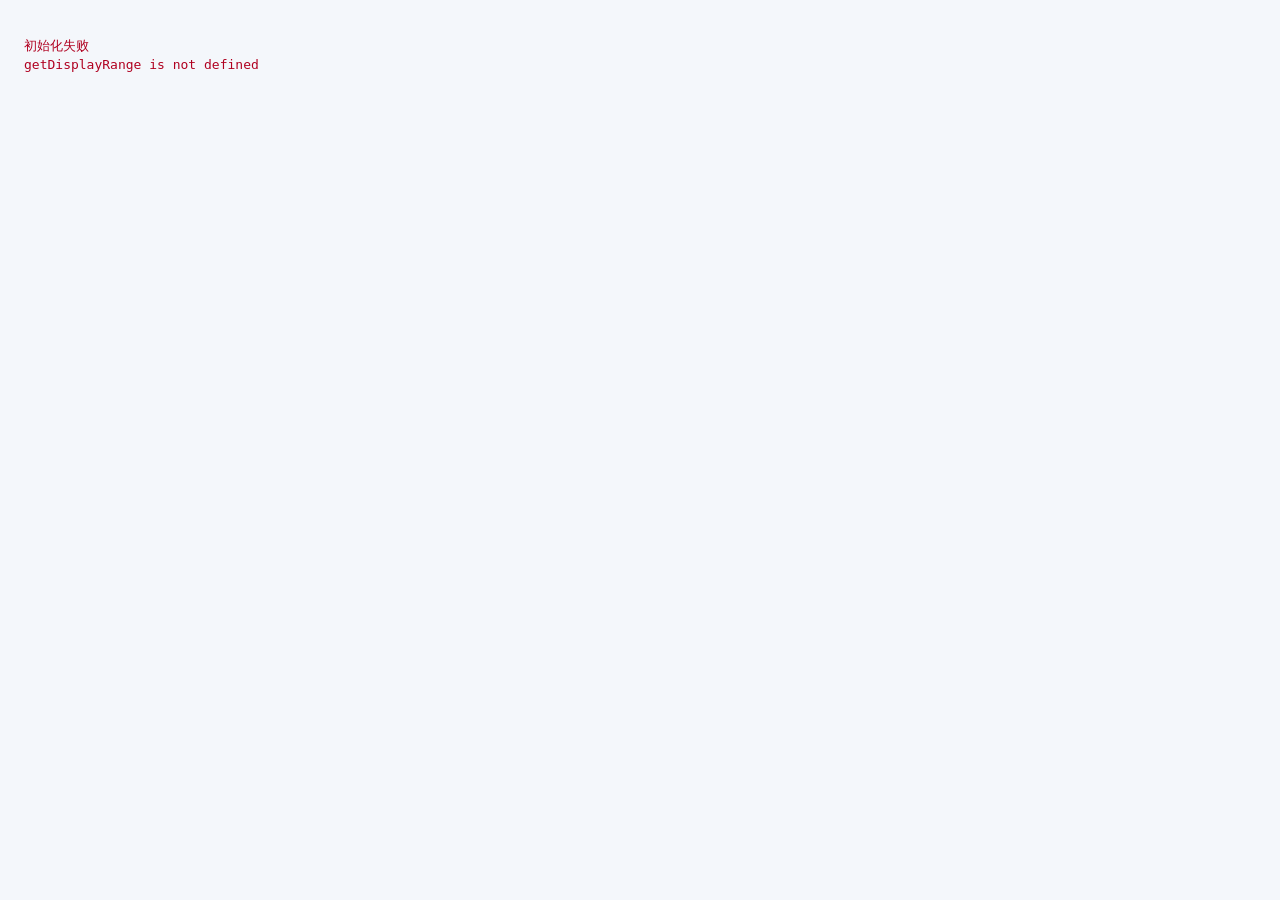
<file: index.html>
<!doctype html>
<html lang="zh-CN">
<head>
  <meta charset="utf-8" />
  <meta name="viewport" content="width=device-width, initial-scale=1" />
  <title>难度曲线动态计算器</title>
  <link rel="stylesheet" href="./styles.css?v=20260701-06" />
</head>
<body>
  <div class="app-shell">
    <aside class="sidebar">
      <div id="protocolWarning" class="panel warning" hidden>
        <strong>当前是直接打开本地文件。</strong>
        <p>请改用本地服务地址打开，例如 <code>http://127.0.0.1:8765/product/app/index.html</code>，否则图表和动态结果可能不会加载。</p>
      </div>

      <div class="panel sticky">
        <p class="eyebrow">Difficulty Curve Lab</p>
        <h1>难度曲线动态计算器</h1>
        <div class="field-group compact">
          <label for="dataSource">数据源</label>
          <select id="dataSource">
            <option value="default">SH01</option>
            <option value="reference">PopH5</option>
          </select>
        </div>

        <div class="toolbar">
          <button id="resetBtn" class="secondary">恢复原版数据</button>
          <button id="exportBtn" class="secondary">导出当前配置</button>
          <button id="saveBtn" type="button">保存当前配置</button>
        </div>
      </div>

      <section class="panel">
        <h2>基础增长值计算方式</h2>
        <div class="formula-split">
          <label class="formula-part formula-numerator">
            <span>基础增长公式（x代表关卡id）</span>
            <input id="growthFormulaNumerator" type="text" spellcheck="false" autocomplete="off" placeholder="例如 ((1.08 * ln(x + 78)) - 3.8)" />
          </label>
          <div class="formula-divider" aria-hidden="true">/</div>
          <label class="formula-part formula-denominator">
            <span>50关均值</span>
            <input id="growthFormulaDenominator" type="text" inputmode="decimal" autocomplete="off" spellcheck="false" maxlength="3" />
          </label>
        </div>
        <div class="grid two">
          <label class="growth-cap-field" for="growthCap">
            <span>基础增长封顶</span>
            <input id="growthCap" type="number" min="0" step="0.1" />
            <span class="field-note">不填则无上限</span>
          </label>
        </div>
      </section>

      <section class="panel">
        <h2>难度口径</h2>
        <div class="grid two">
          <label class="growth-cap-field">
            <span>页面展示口径</span>
            <select id="difficultyPresentationMode">
              <option value="bare">裸打难度</option>
              <option value="noItem">无道具难度</option>
              <option value="comprehensive">综合难度</option>
            </select>
          </label>
          <label class="growth-cap-field">
            <span>无道具系数 a</span>
            <input id="noItemCoeff" type="number" min="0.01" step="0.01" placeholder="1.00" />
            <span class="field-note">裸打-1~a......</span>
          </label>
          <label class="growth-cap-field">
            <span>综合系数 b</span>
            <input id="comprehensiveCoeff" type="number" min="0.01" step="0.01" placeholder="1.00" />
            <span class="field-note">打-1~b......</span>
          </label>
        </div>
      </section>

      <section class="panel">
        <h2>50关小循环难度</h2>
        <div class="grid two cycle-summary">
          <div class="readonly-metric">
            <span>50关难度均值</span>
            <strong id="cycleAverageValue">-</strong>
          </div>
        </div>
        <div class="section-head mini-head">
          <h2>逐关难度</h2>
        </div>
        <div class="cycle-grid" id="cycleValues"></div>
      </section>

      <section class="panel">
        <h2>特殊关</h2>
        <div class="grid two">
          <label>引导关难度<input id="guideDifficulty" type="number" min="0.5" max="5" step="0.1" /></label>
          <label>金币关难度<input id="coinDifficulty" type="number" min="0.5" max="5" step="0.1" /></label>
          <label>尾号关封顶<input id="tailCapMax" type="number" min="0.5" max="10" step="0.1" /></label>
          <label>尾号窗口<input id="tailCapWindow" type="number" min="1" max="50" step="1" /></label>
        </div>
        <label class="switch"><input id="tailCapEnabled" type="checkbox" />启用尾号关封顶</label>
        <div class="grid two">
          <label class="switch"><input id="streakEnabled" type="checkbox" />启用连胜额外系数(暂时没用)</label>
          <label>连胜额外系数<input id="streakExtraDefault" type="number" min="0.1" step="0.05" /></label>
        </div>
        <label>引导关列表<textarea id="guideLevels" rows="3"></textarea></label>
        <label>金币关列表<textarea id="coinLevels" rows="2"></textarea></label>
      </section>

      <section class="panel">
        <h2>Buff 模型</h2>
        <label>&#24320;&#21551;&#36830;&#32988;buff&#31561;&#32423;<input id="buffStartLevel" type="number" min="1" step="1" value="31" /></label>
        <div class="buff-grid" id="buffGrid"></div>
      </section>

      <section class="panel rounding-panel">
        <h2>难度取整规则</h2>
        <ol class="rule-notes">
          <li>难度计算结果小于 1 时，按 1 处理。</li>
          <li>最终难度统一只保留到小数点后 1 位。</li>
          <li>特别取整规则：</li>
        </ol>
        <div class="rounding-grid">
          <label>难度小于 x，难度不变<input id="halfStepThreshold" type="number" step="0.1" /></label>
          <label>难度大于 y，难度取整<input id="integerThreshold" type="number" step="0.1" /></label>
          <label class="static-rule">难度介于 x 与 y 之间，难度取整或 0.5</label>
        </div>
      </section>
    </aside>

    <main class="content">
      <section class="panel algorithm-note">
        <div class="section-head">
          <h2>算法说明</h2>
        </div>
        <ol>
          <li>左侧先填基础增长公式。系统会把关卡号代入 x，算出每一关的基础难度。</li>
          <li>再看“50关小循环难度”。每一关会乘上对应的周期值，让难度出现节奏起伏。</li>
          <li>接着套用特殊关规则，例如引导关、金币关、尾号关封顶和前 50 关人工微调。</li>
          <li>最后按取整规则处理，得到右侧曲线和详细数据表里的“最终难度”。</li>
        </ol>
        <p class="muted formula-line">简单理解：基础增长先定大趋势，周期值制造波动，特殊关规则做局部修正，取整后就是最终输出。</p>
      </section>

      <section class="hero">
        <div>
          <p class="eyebrow">当前方案概览</p>
          <h2 id="projectTitle">项目调试面板</h2>
        </div>
        <div class="hero-stats" id="heroStats"></div>
      </section>

      <section id="runtimeWarning" class="panel warning" hidden>
        <strong>当前结果没有算出来。</strong>
        <p id="runtimeWarningText"></p>
      </section>

      <section class="panel">
        <div class="section-head">
          <h2>曲线总览</h2>
          <div class="legend" id="curveLegend">
            <label class="legend-toggle"><input id="showGrowth" type="checkbox" checked /><span class="swatch growth"></span><span>基础增长</span></label>
            <label class="legend-toggle"><input id="showFinal" type="checkbox" checked /><span class="swatch final"></span><span>最终输出</span></label>
          </div>
        </div>
        <p class="muted section-help">基础增长：只调用左侧“基础增长公式（x代表关卡id）”的底盘走势；最终输出：再经过特殊关、前 50 关手调和取整规则后的最终难度，对应 Excel 的最终曲线结果。</p>
        <div class="chart-wrap">
          <canvas id="curveCanvas" width="1200" height="420"></canvas>
        </div>
      </section>
      <section class="panel detail-panel">
        <div class="section-head detail-head">
          <div class="detail-copy">
            <h2>详细数据</h2>
            <p class="muted section-help detail-help">
              <span>基础增长：只调用“基础增长公式（x代表关卡id）”算出的难度；周期修正：叠加周期后的难度。</span>
              <span>特殊关修正：再经过引导关、金币关等规则修正后的难度；最终难度：按取整规则得到的最终结果。</span>
              <span>近10关 / 近20关 / 近50关 / 近100关：从当前关往前看的滚动平均难度。</span>
            </p>
          </div>
          <div class="range-tools">
            <label>开始关
              <input id="focusStart" type="number" min="1" step="1" />
            </label>
            <label>结束关
              <input id="focusEnd" type="number" min="1" step="1" />
            </label>
            <button id="exportFocusBtn" type="button" class="secondary">导出数据</button>
          </div>
        </div>
        <div class="table-wrap">
          <table>
            <thead>
              <tr>
                <th>关卡</th>
                <th>基础增长</th>
                <th>周期修正</th>
                <th>特殊关修正</th>
                <th>最终难度</th>
                <th>近10关</th>
                <th>近20关</th>
                <th>近50关</th>
                <th>近100关</th>
                <th>&#39318;&#36755;0buff&#29575;</th>
                <th>&#39318;&#38383;1&#32423;buff&#29575;</th>
                <th>&#39318;&#38383;2&#32423;buff&#29575;</th>
                <th>&#39318;&#38383;3&#32423;buff&#29575;</th>
                <th>&#39318;&#38383;4&#32423;buff&#29575;</th>
                <th>&#39318;&#38383;5&#32423;buff&#29575;</th>
              </tr>
            </thead>
            <tbody id="focusTable"></tbody>
          </table>
        </div>
      </section>


      <section class="panel">
        <div class="section-head">
          <h2>趋势-近x关均难度</h2>
          <div class="legend compact-legend" id="trendLegend">
            <label class="legend-toggle"><input id="showTrendGrowth" type="checkbox" checked /><span class="swatch growth"></span><span>基础增长曲线</span></label>
            <label class="legend-toggle"><input id="showAvg10" type="checkbox" checked /><span class="swatch avg10"></span><span>近10关</span></label>
            <label class="legend-toggle"><input id="showAvg20" type="checkbox" checked /><span class="swatch avg20"></span><span>近20关</span></label>
            <label class="legend-toggle"><input id="showAvg50" type="checkbox" checked /><span class="swatch avg50"></span><span>近50关</span></label>
            <label class="legend-toggle"><input id="showAvg100" type="checkbox" checked /><span class="swatch avg100"></span><span>近100关</span></label>
          </div>
        </div>
        <p class="muted section-help">这里看的是当前所选区间内，滚动平均难度的变化趋势。它更适合判断一段内容是不是整体偏抬、偏压，或者中间有突然跳变。</p>
        <div class="chart-wrap">
          <canvas id="trendCanvas" width="1200" height="320"></canvas>
        </div>
      </section>


      <section class="panel">
        <div class="section-head">
          <h2>&#29702;&#35770;&#39318;&#38383;buff&#29575;</h2>
          <div class="legend compact-legend buff-legend" id="buffDistributionLegend">
                        <label class="legend-toggle"><input id="showBuff1" type="checkbox" checked /><span class="swatch buff1"></span><span>&#39318;&#38383;1&#32423;buff&#29575;</span></label>
            <label class="legend-toggle"><input id="showBuff2" type="checkbox" checked /><span class="swatch buff2"></span><span>&#39318;&#38383;2&#32423;buff&#29575;</span></label>
            <label class="legend-toggle"><input id="showBuff3" type="checkbox" checked /><span class="swatch buff3"></span><span>&#39318;&#38383;3&#32423;buff&#29575;</span></label>
            <label class="legend-toggle"><input id="showBuff4" type="checkbox" checked /><span class="swatch buff4"></span><span>&#39318;&#38383;4&#32423;buff&#29575;</span></label>
            <label class="legend-toggle"><input id="showBuff5" type="checkbox" checked /><span class="swatch buff5"></span><span>&#39318;&#38383;5&#32423;buff&#29575;</span></label>
          </div>
        </div>
                <p class="muted section-help">&#36825;&#37324;&#25353;&#8220;&#29702;&#35770;&#36830;&#32988;buff&#20998;&#24067;&#35745;&#31639;&#8221;&#30340;&#36882;&#25512;&#26041;&#24335;&#65292;&#23637;&#31034;&#24403;&#21069;&#35814;&#32454;&#25968;&#25454;&#20851;&#21345;&#27573;&#20869;&#39318;&#38383; 1~5 &#32423; buff &#30340;&#20154;&#25968;&#21344;&#27604;&#65292;&#20116;&#26723;&#30456;&#21152;&#20026; 100%&#12290;</p>
        <div class="chart-wrap">
          <canvas id="buffDistributionCanvas" width="1200" height="360"></canvas>
        </div>
      </section>


      <section class="panel">
        <div class="section-head">
          <h2>趋势-近x关首闯满5级buff期望次数</h2>
          <div class="legend compact-legend" id="buffExpectationLegend">
            <label class="legend-toggle"><input id="showBuffExpected10" type="checkbox" checked /><span class="swatch avg10"></span><span>近10关</span></label>
            <label class="legend-toggle"><input id="showBuffExpected20" type="checkbox" checked /><span class="swatch avg20"></span><span>近20关</span></label>
            <label class="legend-toggle"><input id="showBuffExpected50" type="checkbox" checked /><span class="swatch avg50"></span><span>近50关</span></label>
            <label class="legend-toggle"><input id="showBuffExpected100" type="checkbox" checked /><span class="swatch avg100"></span><span>近100关</span></label>
          </div>
        </div>
        <p class="muted section-help">这里把每关的首闯5级buff率按当前关向前滚动求和，表示该关及其前x关里，进关时带5级buff的数学期望次数。</p>
        <div class="chart-wrap">
          <canvas id="buffExpectationCanvas" width="1200" height="320"></canvas>
        </div>
      </section>


      <section class="panel">
        <div class="section-head">
          <h2>前 50 关人工微调</h2>
          <p class="muted manual-tune-note">这里保留参考模型的前期手调习惯，适合按项目体感局部压或抬。</p>
        </div>
        <div class="override-scroll compact-table">
          <div class="override-grid-head">
            <span>关卡</span>
            <span>关卡难度</span>
            <span>关卡</span>
            <span>关卡难度</span>
          </div>
          <div class="override-grid" id="overrideTable"></div>
        </div>
      </section>
    </main>
  </div>

  <script src="./app.js?v=20260702-09"></script>
</body>
</html>
</file>
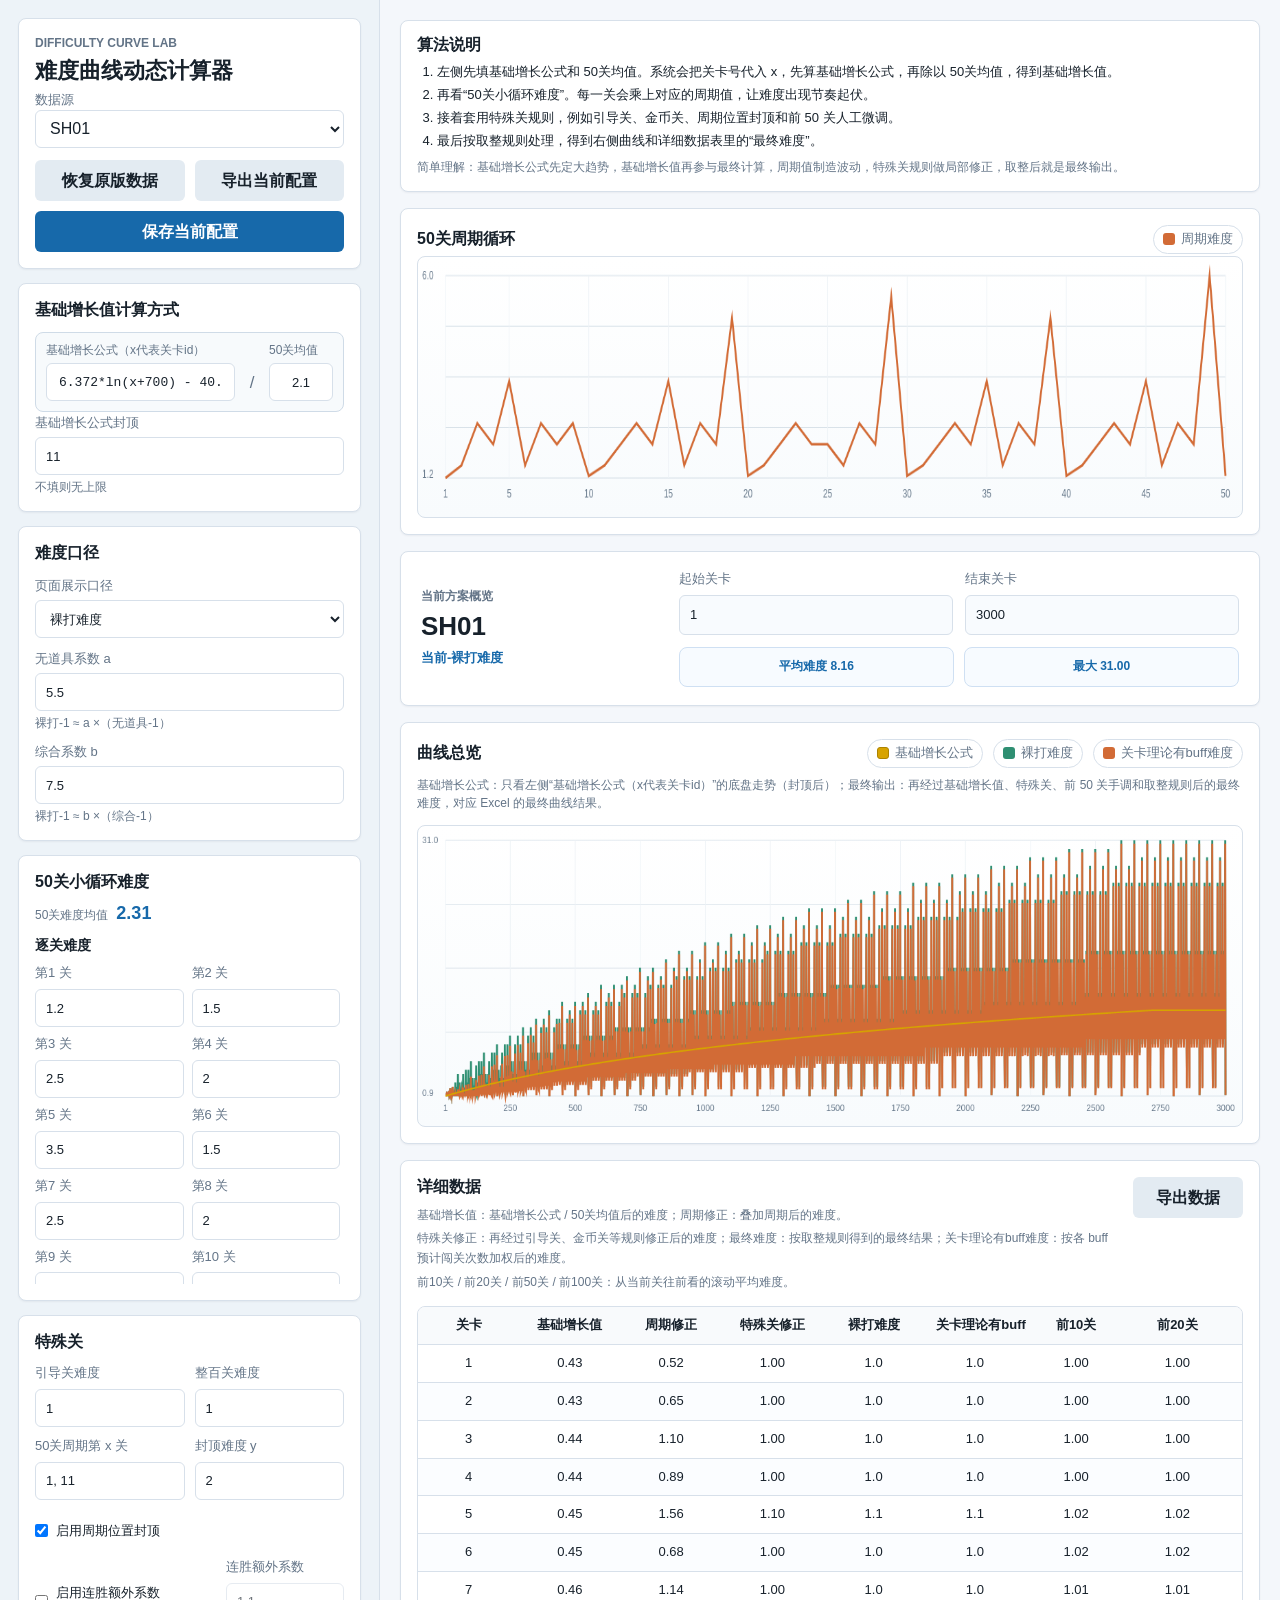
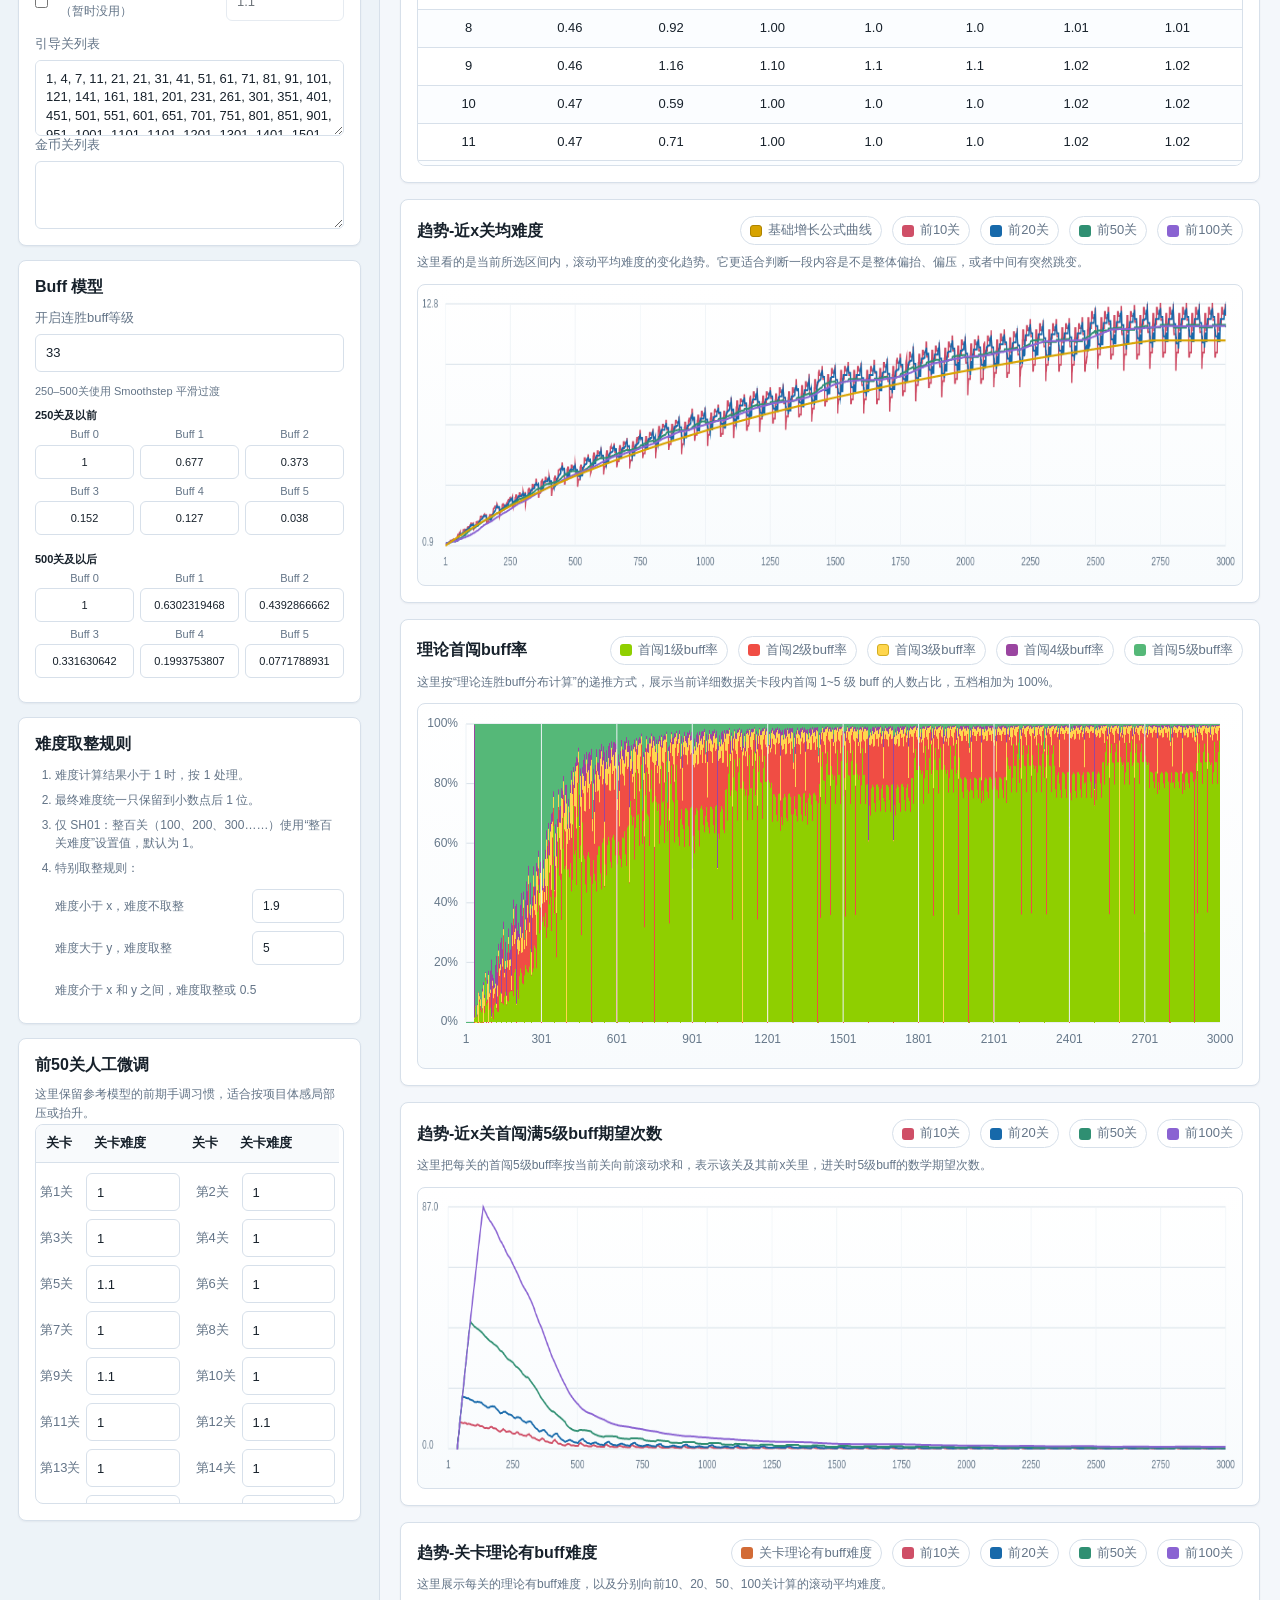
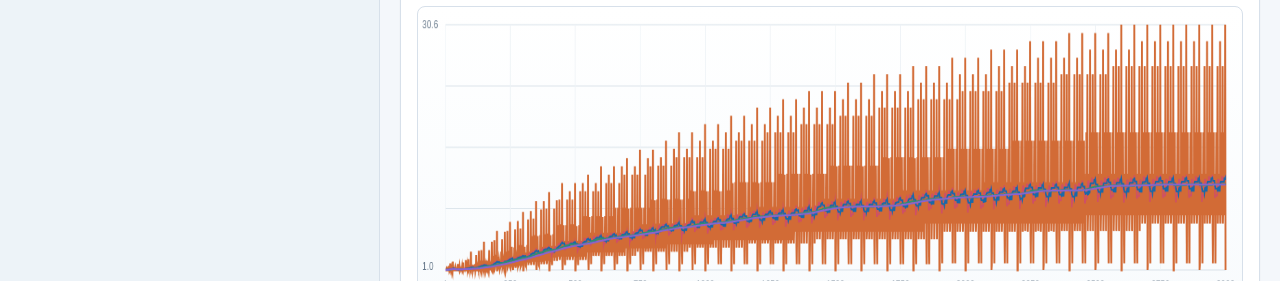
<file: product/app/index.html>
<!doctype html>
<html lang="zh-CN">
<head>
  <meta charset="utf-8" />
  <meta name="viewport" content="width=device-width, initial-scale=1" />
  <title>难度曲线动态计算器</title>
  <link rel="stylesheet" href="./styles.css?v=20260724-01" />
</head>
<body>
  <div class="app-shell">
    <aside class="sidebar">
      <div id="protocolWarning" class="panel warning" hidden>
        <strong>当前是直接打开本地文件</strong>
        <p>请改用本地服务地址打开，例如 <code>http://127.0.0.1:8765/product/app/index.html</code>，否则图表和动态结果可能不会加载。</p>
      </div>

      <div class="panel sticky">
        <p class="eyebrow">Difficulty Curve Lab</p>
        <h1>难度曲线动态计算器</h1>
        <div class="field-group compact">
          <label for="dataSource">数据源</label>
          <select id="dataSource">
            <option value="default">SH01</option>
            <option value="reference">PopH5</option>
          </select>
        </div>

        <div class="toolbar">
          <button id="resetBtn" class="secondary">恢复原版数据</button>
          <button id="exportBtn" class="secondary">导出当前配置</button>
          <button id="saveBtn" type="button">保存当前配置</button>
        </div>
      </div>

      <section class="panel">
        <h2>基础增长值计算方式</h2>
        <div class="formula-split">
          <label class="formula-part formula-numerator">
            <span>基础增长公式（x代表关卡id）</span>
            <input id="growthFormulaNumerator" type="text" spellcheck="false" autocomplete="off" placeholder="例如 ((1.08 * ln(x + 78)) - 3.8)" />
          </label>
          <div class="formula-divider" aria-hidden="true">/</div>
          <label class="formula-part formula-denominator">
            <span>50关均值</span>
            <input id="growthFormulaDenominator" type="text" inputmode="decimal" autocomplete="off" spellcheck="false" maxlength="3" />
          </label>
        </div>
        <div class="grid two">
          <label class="growth-cap-field" for="growthCap">
            <span>基础增长公式封顶</span>
            <input id="growthCap" type="number" min="0" step="0.1" />
            <span class="field-note">不填则无上限</span>
          </label>
        </div>
      </section>

      <section class="panel">
        <h2>难度口径</h2>
        <div class="grid two">
          <label class="growth-cap-field">
            <span>页面展示口径</span>
            <select id="difficultyPresentationMode">
              <option value="bare">裸打难度</option>
              <option value="noItem">无道具难度</option>
              <option value="comprehensive">综合难度</option>
            </select>
            
          </label>
          <label class="growth-cap-field">无道具系数 a<input id="noItemCoeff" type="number" min="0.01" step="0.01" placeholder="1.00" /><span class="field-note">裸打-1 ≈ a ×（无道具-1）</span></label>
          <label class="growth-cap-field">综合系数 b<input id="comprehensiveCoeff" type="number" min="0.01" step="0.01" placeholder="1.00" /><span class="field-note">裸打-1 ≈ b ×（综合-1）</span></label>
        </div>
        
      </section>

      <section class="panel">
        <h2>50关小循环难度</h2>
        <div class="grid two cycle-summary">
          
          <div class="readonly-metric">
            <span>50关难度均值</span>
            <strong id="cycleAverageValue">-</strong>
          </div>
        </div>
        <div class="section-head mini-head">
          <h2>逐关难度</h2>
        </div>
        <div class="cycle-grid" id="cycleValues"></div>
      </section>

      <section class="panel">
        <h2>特殊关</h2>
        <div class="grid two">
          <label>引导关难度<input id="guideDifficulty" type="number" min="0.5" max="5" step="0.1" /></label>
          <label><span id="coinDifficultyLabelText">金币关难度</span><input id="coinDifficulty" type="number" min="0.5" max="5" step="0.1" /></label>
          <label>50关周期第 x 关<input id="tailCapPositions" type="text" inputmode="numeric" placeholder="1, 11" /></label>
          <label>封顶难度 y<input id="tailCapMax" type="number" min="0.5" max="10" step="0.1" /></label>
        </div>
        <div class="special-rule-list">
          <label class="switch special-rule-toggle"><input id="tailCapEnabled" type="checkbox" /><span>启用周期位置封顶</span></label>
          <div class="special-rule-row">
            <label class="switch special-rule-toggle"><input id="streakEnabled" type="checkbox" /><span>启用连胜额外系数<span class="switch-note">（暂时没用）</span></span></label>
            <label class="special-rule-input">连胜额外系数<input id="streakExtraDefault" type="number" min="0.1" step="0.05" /></label>
          </div>
        </div>
        <label>引导关列表<textarea id="guideLevels" rows="3"></textarea></label>
        <label>金币关列表<textarea id="coinLevels" rows="2"></textarea></label>
      </section>
      <section class="panel">
        <h2>Buff 模型</h2>
        <label>&#24320;&#21551;&#36830;&#32988;buff&#31561;&#32423;<input id="buffStartLevel" type="number" min="1" step="1" value="31" /></label>
        <div class="buff-matrix" id="buffGrid"></div>
      </section>

      <section class="panel rounding-panel">
        <h2>难度取整规则</h2>
        <ol class="rule-notes">
          <li>难度计算结果小于 1 时，按 1 处理。</li>
          <li>最终难度统一只保留到小数点后 1 位。</li>
          <li>仅 SH01：整百关（100、200、300……）使用“整百关难度”设置值，默认为 1。</li>
          <li>特别取整规则：</li>
        </ol>
        <div class="rounding-grid">
          <label>难度小于 x，难度不取整<input id="halfStepThreshold" type="number" step="0.1" /></label>
          <label>难度大于 y，难度取整<input id="integerThreshold" type="number" step="0.1" /></label>
          <label class="static-rule">难度介于 x 和 y 之间，难度取整或 0.5</label>
        </div>
      </section>

      <section class="panel">
        <div class="section-head">
          <h2>前50关人工微调</h2>
          <p class="muted manual-tune-note">这里保留参考模型的前期手调习惯，适合按项目体感局部压或抬升。</p>
        </div>
        <div class="override-scroll compact-table">
          <div class="override-grid-head">
            <span>关卡</span>
            <span>关卡难度</span>
            <span>关卡</span>
            <span>关卡难度</span>
          </div>
          <div class="override-grid" id="overrideTable"></div>
        </div>
      </section>
    </aside>

    <main class="content">
      <section class="panel algorithm-note">
        <div class="section-head">
          <h2>算法说明</h2>
        </div>
        <ol>
          <li>左侧先填基础增长公式和 50关均值。系统会把关卡号代入 x，先算基础增长公式，再除以 50关均值，得到基础增长值。</li>
          <li>再看“50关小循环难度”。每一关会乘上对应的周期值，让难度出现节奏起伏。</li>
          <li>接着套用特殊关规则，例如引导关、金币关、周期位置封顶和前 50 关人工微调。</li>
          <li>最后按取整规则处理，得到右侧曲线和详细数据表里的“最终难度”。</li>
        </ol>
        <p class="muted formula-line">简单理解：基础增长公式先定大趋势，基础增长值再参与最终计算，周期值制造波动，特殊关规则做局部修正，取整后就是最终输出。</p>
      </section>

      <section class="panel">
        <div class="section-head">
          <h2>50关周期循环</h2>
          <div class="legend compact-legend">
            <label class="legend-toggle"><input id="showCycleLine" type="checkbox" checked /><span class="swatch cycle"></span><span>周期难度</span></label>
          </div>
        </div>
        <div class="chart-wrap cycle-chart-wrap">
          <canvas id="cycleCanvas" width="1200" height="280"></canvas>
        </div>
      </section>

      <section class="hero">
        <div class="hero-title">
          <p class="eyebrow">当前方案概览</p>
          <h2 id="projectTitle">项目调试面板</h2>
          <p class="hero-mode" id="heroMode">当前-裸打难度</p>
        </div>
        <div class="hero-side">
          <div class="range-tools hero-range">
            <label>起始关卡
              <input id="focusStart" type="number" min="1" step="1" />
            </label>
            <label>结束关卡
              <input id="focusEnd" type="number" min="1" step="1" />
            </label>
          </div>
          <div class="hero-stats" id="heroStats"></div>
        </div>
      </section>

      <section id="runtimeWarning" class="panel warning" hidden>
        <strong>当前结果没有算出来。</strong>
        <p id="runtimeWarningText"></p>
      </section>

      <section class="panel">
        <div class="section-head">
          <h2>曲线总览</h2>
          <div class="legend" id="curveLegend">
            <label class="legend-toggle"><input id="showGrowth" type="checkbox" checked /><span class="swatch growth"></span><span>基础增长公式</span></label>
            <label class="legend-toggle"><input id="showFinal" type="checkbox" checked /><span class="swatch final"></span><span id="finalDifficultyLegendText">最终难度</span></label>
            <label class="legend-toggle"><input id="showTheoreticalBuff" type="checkbox" checked /><span class="swatch theoretical-buff"></span><span>关卡理论有buff难度</span></label>
          </div>
        </div>
        <p class="muted section-help">基础增长公式：只看左侧“基础增长公式（x代表关卡id）”的底盘走势（封顶后）；最终输出：再经过基础增长值、特殊关、前 50 关手调和取整规则后的最终难度，对应 Excel 的最终曲线结果。</p>
        <div class="chart-wrap">
          <canvas id="curveCanvas" width="1200" height="420"></canvas>
        </div>
      </section>
      <section class="panel detail-panel">
        <div class="section-head detail-head">
          <div class="detail-copy">
            <h2>详细数据</h2>
            <p class="muted section-help detail-help">
              <span>基础增长值：基础增长公式 / 50关均值后的难度；周期修正：叠加周期后的难度。</span>
              <span>特殊关修正：再经过引导关、金币关等规则修正后的难度；最终难度：按取整规则得到的最终结果；关卡理论有buff难度：按各 buff 预计闯关次数加权后的难度。</span>
              <span>前10关 / 前20关 / 前50关 / 前100关：从当前关往前看的滚动平均难度。</span>
            </p>
          </div>
          <div class="range-tools">
            <button id="exportFocusBtn" type="button" class="secondary">导出数据</button>
          </div>
        </div>
        <div class="table-wrap">
          <table>
            <thead>
              <tr>
                <th>关卡</th>
                <th>基础增长值</th>
                <th>周期修正</th>
                <th>特殊关修正</th>
                <th id="finalDifficultyHeader">最终难度</th>
                <th>关卡理论有buff难度</th>
                <th>前10关</th>
                <th>前20关</th>
                <th>前50关</th>
                <th>前100关</th>
                <th>&#39318;&#36755;0buff&#29575;</th>
                <th>&#39318;&#38383;1&#32423;buff&#29575;</th>
                <th>&#39318;&#38383;2&#32423;buff&#29575;</th>
                <th>&#39318;&#38383;3&#32423;buff&#29575;</th>
                <th>&#39318;&#38383;4&#32423;buff&#29575;</th>
                <th>&#39318;&#38383;5&#32423;buff&#29575;</th>
              </tr>
            </thead>
            <tbody id="focusTable"></tbody>
          </table>
        </div>
      </section>


      <section class="panel">
        <div class="section-head">
          <h2>趋势-近x关均难度</h2>
          <div class="legend compact-legend" id="trendLegend">
            <label class="legend-toggle"><input id="showTrendGrowth" type="checkbox" checked /><span class="swatch growth"></span><span>基础增长公式曲线</span></label>
            <label class="legend-toggle"><input id="showAvg10" type="checkbox" checked /><span class="swatch avg10"></span><span>前10关</span></label>
            <label class="legend-toggle"><input id="showAvg20" type="checkbox" checked /><span class="swatch avg20"></span><span>前20关</span></label>
            <label class="legend-toggle"><input id="showAvg50" type="checkbox" checked /><span class="swatch avg50"></span><span>前50关</span></label>
            <label class="legend-toggle"><input id="showAvg100" type="checkbox" checked /><span class="swatch avg100"></span><span>前100关</span></label>
          </div>
        </div>
        <p class="muted section-help">这里看的是当前所选区间内，滚动平均难度的变化趋势。它更适合判断一段内容是不是整体偏抬、偏压，或者中间有突然跳变。</p>
        <div class="chart-wrap">
          <canvas id="trendCanvas" width="1200" height="320"></canvas>
        </div>
      </section>


      <section class="panel">
        <div class="section-head">
          <h2>&#29702;&#35770;&#39318;&#38383;buff&#29575;</h2>
          <div class="legend compact-legend buff-legend" id="buffDistributionLegend">
                        <label class="legend-toggle"><input id="showBuff1" type="checkbox" checked /><span class="swatch buff1"></span><span>&#39318;&#38383;1&#32423;buff&#29575;</span></label>
            <label class="legend-toggle"><input id="showBuff2" type="checkbox" checked /><span class="swatch buff2"></span><span>&#39318;&#38383;2&#32423;buff&#29575;</span></label>
            <label class="legend-toggle"><input id="showBuff3" type="checkbox" checked /><span class="swatch buff3"></span><span>&#39318;&#38383;3&#32423;buff&#29575;</span></label>
            <label class="legend-toggle"><input id="showBuff4" type="checkbox" checked /><span class="swatch buff4"></span><span>&#39318;&#38383;4&#32423;buff&#29575;</span></label>
            <label class="legend-toggle"><input id="showBuff5" type="checkbox" checked /><span class="swatch buff5"></span><span>&#39318;&#38383;5&#32423;buff&#29575;</span></label>
          </div>
        </div>
                <p class="muted section-help">&#36825;&#37324;&#25353;&#8220;&#29702;&#35770;&#36830;&#32988;buff&#20998;&#24067;&#35745;&#31639;&#8221;&#30340;&#36882;&#25512;&#26041;&#24335;&#65292;&#23637;&#31034;&#24403;&#21069;&#35814;&#32454;&#25968;&#25454;&#20851;&#21345;&#27573;&#20869;&#39318;&#38383; 1~5 &#32423; buff &#30340;&#20154;&#25968;&#21344;&#27604;&#65292;&#20116;&#26723;&#30456;&#21152;&#20026; 100%&#12290;</p>
        <div class="chart-wrap">
          <canvas id="buffDistributionCanvas" width="1200" height="360"></canvas>
        </div>
      </section>


      <section class="panel">
        <div class="section-head">
          <h2>趋势-近x关首闯满5级buff期望次数</h2>
          <div class="legend compact-legend" id="buffExpectationLegend">
            <label class="legend-toggle"><input id="showBuffExpected10" type="checkbox" checked /><span class="swatch avg10"></span><span>前10关</span></label>
            <label class="legend-toggle"><input id="showBuffExpected20" type="checkbox" checked /><span class="swatch avg20"></span><span>前20关</span></label>
            <label class="legend-toggle"><input id="showBuffExpected50" type="checkbox" checked /><span class="swatch avg50"></span><span>前50关</span></label>
            <label class="legend-toggle"><input id="showBuffExpected100" type="checkbox" checked /><span class="swatch avg100"></span><span>前100关</span></label>
          </div>
        </div>
        <p class="muted section-help">这里把每关的首闯5级buff率按当前关向前滚动求和，表示该关及其前x关里，进关时5级buff的数学期望次数。</p>
        <div class="chart-wrap">
          <canvas id="buffExpectationCanvas" width="1200" height="320"></canvas>
        </div>
      </section>


      <section class="panel">
        <div class="section-head">
          <h2>趋势-关卡理论有buff难度</h2>
          <div class="legend compact-legend" id="theoreticalBuffTrendLegend">
            <label class="legend-toggle"><input id="showTheoreticalBuffDifficulty" type="checkbox" checked /><span class="swatch theoretical-buff"></span><span>关卡理论有buff难度</span></label>
            <label class="legend-toggle"><input id="showTheoreticalBuffAvg10" type="checkbox" checked /><span class="swatch avg10"></span><span>前10关</span></label>
            <label class="legend-toggle"><input id="showTheoreticalBuffAvg20" type="checkbox" checked /><span class="swatch avg20"></span><span>前20关</span></label>
            <label class="legend-toggle"><input id="showTheoreticalBuffAvg50" type="checkbox" checked /><span class="swatch avg50"></span><span>前50关</span></label>
            <label class="legend-toggle"><input id="showTheoreticalBuffAvg100" type="checkbox" checked /><span class="swatch avg100"></span><span>前100关</span></label>
          </div>
        </div>
        <p class="muted section-help">这里展示每关的理论有buff难度，以及分别向前10、20、50、100关计算的滚动平均难度。</p>
        <div class="chart-wrap">
          <canvas id="theoreticalBuffTrendCanvas" width="1200" height="340"></canvas>
        </div>
      </section>
    </main>
  </div>

  <script src="./app.js?v=20260727-04"></script>
</body>
</html>
</file>
<file: styles.css>
:root {
  color-scheme: light;
  --bg: #f4f7fb;
  --surface: #ffffff;
  --sidebar: #edf3f8;
  --border: #d7e0ea;
  --border-strong: #c4d1de;
  --text: #17212b;
  --muted: #637487;
  --subtle: #f8fafc;
  --accent: #1769aa;
  --accent-dark: #0f568d;
  --accent-2: #2f8f72;
  --accent-3: #8a63d2;
  --accent-4: #d26b36;
  --growth-line: #d7a300;
  --warning-bg: #fff7e8;
  --warning-border: #f1cf93;
  --warning-text: #7c5500;
  --avg10: #cf4f67;
  --avg20: #1769aa;
  --avg50: #2f8f72;
  --avg100: #8a63d2;
}

* { box-sizing: border-box; }

html { background: var(--bg); }

body {
  margin: 0;
  min-width: 320px;
  font-family: Arial, "Microsoft YaHei", sans-serif;
  background: var(--bg);
  color: var(--text);
  line-height: 1.45;
}

code {
  font-family: Consolas, "Courier New", monospace;
  font-size: 12px;
}

.app-shell {
  display: grid;
  grid-template-columns: minmax(340px, 380px) minmax(0, 1fr);
  min-height: 100vh;
}

.sidebar {
  display: grid;
  align-content: start;
  gap: 14px;
  min-width: 0;
  padding: 18px;
  border-right: 1px solid var(--border);
  background: var(--sidebar);
}

.content {
  display: grid;
  align-content: start;
  align-items: start;
  gap: 16px;
  min-width: 0;
  padding: 20px;
}

.panel,
.hero {
  min-width: 0;
  background: var(--surface);
  border: 1px solid var(--border);
  border-radius: 8px;
  box-shadow: 0 1px 2px rgba(15, 23, 42, 0.05);
}

.panel { padding: 16px; }
.sticky { position: static; }

h1,
h2,
h3,
p { margin-top: 0; }

h1 {
  margin-bottom: 6px;
  font-size: 22px;
  line-height: 1.2;
  letter-spacing: 0;
}

h2 {
  margin-bottom: 12px;
  font-size: 16px;
  line-height: 1.25;
}

h3 { margin-bottom: 8px; }

.eyebrow {
  margin: 0 0 6px;
  color: var(--muted);
  font-size: 12px;
  font-weight: 700;
  text-transform: uppercase;
}

.sidebar-subtitle {
  margin: 0 0 14px;
  color: var(--muted);
  font-size: 13px;
}

.muted {
  margin: 0;
  color: var(--muted);
  line-height: 1.55;
}

.formula-tip,
.section-help,
.manual-tune-note,
.algorithm-note .formula-line {
  font-size: 12px;
}

.formula-tip { margin-top: 10px; }
.section-help { margin: 8px 0 12px; }

.warning {
  background: var(--warning-bg);
  border-color: var(--warning-border);
  color: var(--warning-text);
}

.warning p {
  margin: 8px 0 0;
  line-height: 1.5;
}

.field-group,
.grid.two,
.buff-grid,
.cycle-grid,
.formula-part {
  min-width: 0;
}

.grid.two {
  display: grid;
  grid-template-columns: repeat(2, minmax(0, 1fr));
  gap: 10px;
}

label {
  display: grid;
  gap: 6px;
  min-width: 0;
  color: var(--muted);
  font-size: 13px;
}

.field-note {
  color: var(--muted);
  font-size: 12px;
  line-height: 1.35;
}

.growth-cap-field {
  grid-column: 1 / -1;
  align-content: start;
  gap: 4px;
  padding-top: 2px;
}

input,
select,
textarea,
button {
  font: inherit;
}

input,
select,
textarea {
  width: 100%;
  min-width: 0;
  border: 1px solid var(--border);
  border-radius: 6px;
  background: #fff;
  color: var(--text);
}

input,
select {
  height: 38px;
  padding: 8px 10px;
}

textarea {
  min-height: 68px;
  padding: 9px 10px;
  resize: vertical;
}

input:focus,
select:focus,
textarea:focus {
  outline: 2px solid rgba(23, 105, 170, 0.18);
  border-color: var(--accent);
}

button {
  min-height: 38px;
  border: 0;
  border-radius: 6px;
  padding: 9px 12px;
  background: var(--accent);
  color: #fff;
  cursor: pointer;
  font-weight: 700;
  white-space: nowrap;
}

button:hover { background: var(--accent-dark); }

button.secondary {
  background: #e3ebf2;
  color: var(--text);
}

button.secondary:hover { background: #d4e0eb; }

.toolbar,
.section-head,
.legend,
.hero-stats,
.range-tools {
  display: flex;
  align-items: center;
  flex-wrap: wrap;
  gap: 10px;
  min-width: 0;
}

.toolbar { margin-top: 12px; }
.toolbar button { flex: 1 1 110px; }

.section-head {
  justify-content: space-between;
  margin-bottom: 2px;
}

.section-head h2 { margin-bottom: 0; }

.algorithm-note { padding: 14px 16px; }

.algorithm-note ol {
  display: grid;
  gap: 4px;
  margin: 8px 0 0;
  padding-left: 20px;
  color: var(--text);
  font-size: 13px;
}

.algorithm-note .formula-line { margin-top: 8px; }

.hero {
  display: flex;
  justify-content: space-between;
  align-items: center;
  gap: 16px;
  padding: 16px;
}

.hero h2 {
  margin: 0;
  font-size: 24px;
}

.hero-stats { justify-content: flex-end; }

.hero-stats .pill {
  display: inline-flex;
  align-items: center;
  min-height: 30px;
  border: 1px solid #cfe0f3;
  border-radius: 999px;
  padding: 6px 11px;
  background: #eef4fb;
  color: var(--accent);
  font-size: 12px;
  font-weight: 700;
}

.formula-split {
  display: grid;
  grid-template-columns: minmax(0, 1fr) 18px 64px;
  gap: 8px;
  align-items: end;
  margin-top: 4px;
  padding: 10px;
  border: 1px solid #cfdbe7;
  border-radius: 8px;
  background: #f7fafc;
}

.formula-part span {
  overflow: hidden;
  color: var(--muted);
  font-size: 12px;
  line-height: 1.2;
  text-overflow: ellipsis;
  white-space: nowrap;
}

.formula-numerator input {
  padding-inline: 12px;
  font-family: Consolas, "Courier New", monospace;
}

.formula-denominator input {
  padding-inline: 6px;
  text-align: center;
}

.formula-divider {
  display: grid;
  place-items: center;
  height: 38px;
  color: var(--muted);
  font-size: 17px;
  line-height: 1;
  user-select: none;
}

.cycle-summary {
  align-items: end;
  grid-template-columns: minmax(0, 1fr) auto;
  gap: 10px 14px;
}

.readonly-metric {
  display: inline-flex;
  align-items: center;
  justify-self: end;
  gap: 8px;
  width: auto;
  min-width: 0;
  padding: 8px 10px;
  border: 1px solid var(--border);
  border-radius: 6px;
  background: var(--subtle);
  color: var(--muted);
  font-size: 12px;
  white-space: nowrap;
}

.readonly-metric strong {
  color: var(--text);
  font-size: 15px;
  line-height: 1;
}

.mini-head {
  align-items: start;
  margin-top: 12px;
}

.mini-head h2 { font-size: 14px; }

.cycle-grid {
  display: grid;
  grid-template-columns: repeat(auto-fill, minmax(112px, 1fr));
  gap: 8px;
  max-height: 320px;
  margin-top: 10px;
  padding-right: 4px;
  overflow: auto;
}

.buff-grid {
  display: grid;
  grid-template-columns: repeat(2, minmax(0, 1fr));
  gap: 10px;
  margin-top: 10px;
}

.buff-item {
  display: grid;
  gap: 8px;
  min-width: 0;
  padding: 10px;
  border: 1px solid var(--border);
  border-radius: 8px;
  background: var(--subtle);
}

.buff-item h2 {
  margin-bottom: 0;
  font-size: 14px;
}

.switch {
  display: flex;
  align-items: center;
  gap: 8px;
  margin-top: 10px;
  color: var(--text);
}

.switch input {
  width: auto;
  height: auto;
}

.legend { justify-content: flex-end; }

.chart-actions {
  display: flex;
  align-items: center;
  justify-content: flex-end;
  gap: 8px;
}

.chart-actions button { min-height: 30px; padding: 5px 10px; font-size: 12px; }

.legend-toggle {
  position: relative;
  display: inline-flex;
  align-items: center;
  gap: 6px;
  min-height: 28px;
  border: 1px solid var(--border);
  border-radius: 999px;
  padding: 4px 9px;
  background: #fff;
  color: var(--muted);
  cursor: pointer;
  user-select: none;
}

.legend-toggle:hover { border-color: var(--border-strong); }

.legend-toggle input {
  position: absolute;
  width: 1px;
  height: 1px;
  opacity: 0;
  pointer-events: none;
}

.legend-toggle.off { opacity: 0.45; }

.swatch {
  display: inline-block;
  width: 12px;
  height: 12px;
  border-radius: 3px;
}

.swatch.growth { background: var(--growth-line); border: 1px solid #ad8300; }
.swatch.cycle { background: var(--accent-4); }
.swatch.buffed { background: var(--accent-3); }
.swatch.final { background: var(--accent-2); }
.swatch.avg10 { background: var(--avg10); }
.swatch.avg20 { background: var(--avg20); }
.swatch.avg50 { background: var(--avg50); }
.swatch.avg100 { background: var(--avg100); }
.swatch.buff0 { background: #15a8d8; }
.swatch.buff1 { background: #8fcf00; }
.swatch.buff2 { background: #f04d44; }
.swatch.buff3 { background: #ffd64d; border: 1px solid #d3ad20; }
.swatch.buff4 { background: #9a45a0; }
.swatch.buff5 { background: #55b878; }

.chart-wrap {
  width: 100%;
  overflow: auto;
  border: 1px solid var(--border);
  border-radius: 8px;
  background: linear-gradient(180deg, #fff 0%, #f8fbfd 100%);
}

canvas {
  display: block;
  width: 100%;
  min-width: 760px;
  min-height: 300px;
  background: transparent;
}

.table-wrap {
  max-height: 460px;
  overflow: auto;
  border: 1px solid var(--border);
  border-radius: 8px;
}

table {
  width: 100%;
  min-width: 1500px;
  table-layout: fixed;
  border-collapse: collapse;
  font-size: 13px;
}

th,
td {
  border-bottom: 1px solid var(--border);
  padding: 9px 12px;
  text-align: center;
  white-space: nowrap;
  font-variant-numeric: tabular-nums;
}

th:first-child,
td:first-child { text-align: center; }

thead th {
  position: sticky;
  top: 0;
  z-index: 2;
  background: #f8fafc;
  color: var(--text);
}

tbody tr:nth-child(even) { background: #fbfdff; }
tbody tr:hover { background: #eef6ff; }

.range-tools { justify-content: flex-end; }

.range-tools label {
  min-width: 112px;
  max-width: 140px;
}

.compact-table { max-height: 380px; }

.override-scroll {
  overflow: auto;
  padding-right: 4px;
  border: 1px solid var(--border);
  border-radius: 8px;
}

.override-grid-head {
  position: sticky;
  top: 0;
  z-index: 2;
  display: grid;
  grid-template-columns: 56px 1fr 56px 1fr;
  gap: 8px;
  min-width: 430px;
  padding: 9px 10px;
  border-bottom: 1px solid var(--border);
  background: #f8fafc;
  color: var(--text);
  font-size: 13px;
  font-weight: 700;
}

.override-grid {
  display: grid;
  grid-template-columns: repeat(2, minmax(210px, 1fr));
  gap: 8px 12px;
  min-width: 430px;
  padding: 10px 0;
}

.override-item {
  display: grid;
  grid-template-columns: 56px minmax(0, 1fr);
  align-items: center;
  gap: 8px;
  min-width: 0;
  padding: 0 10px;
  color: var(--text);
}

.override-item span {
  color: var(--muted);
  font-size: 13px;
  white-space: nowrap;
}

.chart-tooltip {
  position: fixed;
  z-index: 20;
  display: grid;
  gap: 4px;
  min-width: 148px;
  padding: 9px 10px;
  border: 1px solid #c8d7e5;
  border-radius: 8px;
  background: rgba(255, 255, 255, 0.97);
  box-shadow: 0 8px 20px rgba(15, 23, 42, 0.14);
  color: var(--text);
  font-size: 12px;
  pointer-events: none;
}

.chart-tooltip[hidden] {
  display: none !important;
}

.chart-tooltip span,
.tooltip-row {
  color: var(--muted);
}

.tooltip-row {
  display: grid;
  grid-template-columns: 10px 1fr auto;
  align-items: center;
  gap: 6px;
}

.tooltip-row i {
  width: 10px;
  height: 10px;
  border-radius: 3px;
}

.tooltip-row b {
  color: var(--muted);
  font-weight: 400;
}

.tooltip-row em {
  color: var(--text);
  font-style: normal;
  font-weight: 700;
}

@media (max-width: 1200px) {
  .app-shell { grid-template-columns: 1fr; }

  .sidebar {
    border-right: 0;
    border-bottom: 1px solid var(--border);
  }

  .cycle-grid { grid-template-columns: repeat(auto-fill, minmax(118px, 1fr)); }
}

@media (max-width: 720px) {
  .sidebar,
  .content { padding: 12px; }

  .grid.two,
  .buff-grid,
  .cycle-summary {
    grid-template-columns: 1fr;
  }

  .cycle-grid {
    grid-template-columns: repeat(3, minmax(74px, 1fr));
    max-height: 300px;
  }

  .formula-split {
    grid-template-columns: minmax(0, 1fr);
  }

  .formula-divider {
    height: auto;
    justify-content: start;
    padding-left: 4px;
  }

  .hero {
    align-items: flex-start;
    flex-direction: column;
  }

  .hero h2 { font-size: 22px; }

  .hero-stats,
  .legend,
  .range-tools {
    justify-content: flex-start;
  }

  .range-tools label,
  .range-tools button {
    flex: 1 1 120px;
  }

  canvas { min-width: 680px; }
}
input[type="number"] {
  appearance: textfield;
  -moz-appearance: textfield;
}

input[type="number"]::-webkit-outer-spin-button,
input[type="number"]::-webkit-inner-spin-button {
  margin: 0;
  -webkit-appearance: none;
}
.detail-head {
  align-items: flex-start;
  gap: 18px;
  margin-bottom: 14px;
}

.detail-copy {
  flex: 1 1 520px;
  min-width: 280px;
}

.detail-copy .section-help {
  max-width: 760px;
  margin: 8px 0 0;
  line-height: 1.7;
}

.detail-head .range-tools {
  flex: 0 0 auto;
  align-items: end;
  justify-content: flex-end;
}

.detail-head .range-tools button {
  min-width: 110px;
}
@media (max-width: 900px) {
  .detail-head .range-tools {
    flex: 1 1 100%;
    justify-content: flex-start;
  }
}
.detail-help {
  display: grid;
  gap: 3px;
}

.detail-help span {
  display: block;
}
.rule-notes {
  display: grid;
  gap: 6px;
  margin: 0 0 12px;
  padding-left: 20px;
  color: var(--muted);
  font-size: 12px;
  line-height: 1.55;
}

.rounding-grid {
  display: grid;
  gap: 8px;
  margin-top: 8px;
  padding-left: 20px;
}

.rounding-grid label {
  grid-template-columns: minmax(0, 1fr) 92px;
  align-items: center;
  gap: 8px;
  color: var(--muted);
  font-size: 12px;
  line-height: 1.35;
}

.rounding-grid input {
  height: 34px;
  padding: 6px 10px;
}
@media (max-width: 720px) {
  .rounding-grid label {
    grid-template-columns: 1fr;
  }
}
.rounding-grid .static-rule {
  grid-template-columns: 1fr;
  min-height: 34px;
  align-content: center;
}
</file>
<file: product/app/styles.css>
:root {
  color-scheme: light;
  --bg: #f4f7fb;
  --surface: #ffffff;
  --sidebar: #edf3f8;
  --border: #d7e0ea;
  --border-strong: #c4d1de;
  --text: #17212b;
  --muted: #637487;
  --subtle: #f8fafc;
  --accent: #1769aa;
  --accent-dark: #0f568d;
  --accent-2: #2f8f72;
  --accent-3: #8a63d2;
  --accent-4: #d26b36;
  --growth-line: #d7a300;
  --warning-bg: #fff7e8;
  --warning-border: #f1cf93;
  --warning-text: #7c5500;
  --avg10: #cf4f67;
  --avg20: #1769aa;
  --avg50: #2f8f72;
  --avg100: #8a63d2;
}

* { box-sizing: border-box; }

html { background: var(--bg); }

body {
  margin: 0;
  min-width: 320px;
  font-family: Arial, "Microsoft YaHei", sans-serif;
  background: var(--bg);
  color: var(--text);
  line-height: 1.45;
}

code {
  font-family: Consolas, "Courier New", monospace;
  font-size: 12px;
}

.app-shell {
  display: grid;
  grid-template-columns: minmax(340px, 380px) minmax(0, 1fr);
  min-height: 100vh;
}

.sidebar {
  display: grid;
  align-content: start;
  gap: 14px;
  min-width: 0;
  padding: 18px;
  border-right: 1px solid var(--border);
  background: var(--sidebar);
}

.content {
  display: grid;
  align-content: start;
  align-items: start;
  gap: 16px;
  min-width: 0;
  padding: 20px;
}

.panel,
.hero {
  min-width: 0;
  background: var(--surface);
  border: 1px solid var(--border);
  border-radius: 8px;
  box-shadow: 0 1px 2px rgba(15, 23, 42, 0.05);
}

.panel { padding: 16px; }
.sticky { position: static; }

h1,
h2,
h3,
p { margin-top: 0; }

h1 {
  margin-bottom: 6px;
  font-size: 22px;
  line-height: 1.2;
  letter-spacing: 0;
}

h2 {
  margin-bottom: 12px;
  font-size: 16px;
  line-height: 1.25;
}

h3 { margin-bottom: 8px; }

.eyebrow {
  margin: 0 0 6px;
  color: var(--muted);
  font-size: 12px;
  font-weight: 700;
  text-transform: uppercase;
}

.sidebar-subtitle {
  margin: 0 0 14px;
  color: var(--muted);
  font-size: 13px;
}

.muted {
  margin: 0;
  color: var(--muted);
  line-height: 1.55;
}

.formula-tip,
.section-help,
.manual-tune-note,
.algorithm-note .formula-line {
  font-size: 12px;
}

.formula-tip { margin-top: 10px; }
.section-help { margin: 8px 0 12px; }

.warning {
  background: var(--warning-bg);
  border-color: var(--warning-border);
  color: var(--warning-text);
}

.warning p {
  margin: 8px 0 0;
  line-height: 1.5;
}

.field-group,
.grid.two,
.buff-matrix,
.cycle-grid,
.formula-part {
  min-width: 0;
}

.grid.two {
  display: grid;
  grid-template-columns: repeat(2, minmax(0, 1fr));
  gap: 10px;
}

label {
  display: grid;
  gap: 6px;
  min-width: 0;
  color: var(--muted);
  font-size: 13px;
}

.field-note {
  color: var(--muted);
  font-size: 12px;
  line-height: 1.35;
}

.growth-cap-field {
  grid-column: 1 / -1;
  align-content: start;
  gap: 4px;
  padding-top: 2px;
}

input,
select,
textarea,
button {
  font: inherit;
}

input,
select,
textarea {
  width: 100%;
  min-width: 0;
  border: 1px solid var(--border);
  border-radius: 6px;
  background: #fff;
  color: var(--text);
}

input,
select {
  height: 38px;
  padding: 8px 10px;
}

textarea {
  min-height: 68px;
  padding: 9px 10px;
  resize: vertical;
}

input:focus,
select:focus,
textarea:focus {
  outline: 2px solid rgba(23, 105, 170, 0.18);
  border-color: var(--accent);
}
input:disabled,
select:disabled,
textarea:disabled,
button:disabled {
  opacity: 0.62;
  cursor: not-allowed;
}

button {
  min-height: 38px;
  border: 0;
  border-radius: 6px;
  padding: 9px 12px;
  background: var(--accent);
  color: #fff;
  cursor: pointer;
  font-weight: 700;
  white-space: nowrap;
}

button:hover { background: var(--accent-dark); }

button.secondary {
  background: #e3ebf2;
  color: var(--text);
}

button.secondary:hover { background: #d4e0eb; }

.toolbar,
.section-head,
.legend,
.hero-stats,
.range-tools {
  display: flex;
  align-items: center;
  flex-wrap: wrap;
  gap: 10px;
  min-width: 0;
}

.toolbar { margin-top: 12px; }
.toolbar button { flex: 1 1 110px; }

.section-head {
  justify-content: space-between;
  margin-bottom: 2px;
}

.section-head h2 { margin-bottom: 0; }

.algorithm-note { padding: 14px 16px; }

.algorithm-note ol {
  display: grid;
  gap: 4px;
  margin: 8px 0 0;
  padding-left: 20px;
  color: var(--text);
  font-size: 13px;
}

.algorithm-note .formula-line { margin-top: 8px; }

.hero {
  display: grid;
  grid-template-columns: minmax(130px, 1fr) minmax(280px, 560px);
  align-items: center;
  gap: 18px;
  padding: 18px 20px;
}

.hero-title {
  display: grid;
  align-content: center;
  min-width: 0;
  min-height: 92px;
}

.hero h2 {
  margin: 0;
  font-size: 26px;
  line-height: 1.15;
}

.hero-mode {
  margin: 8px 0 0;
  color: var(--accent);
  font-size: 13px;
  font-weight: 700;
}

.hero-side {
  display: grid;
  gap: 12px;
  width: 100%;
  max-width: 560px;
  min-width: 0;
  justify-self: end;
  justify-items: stretch;
}

.hero-range {
  display: grid;
  grid-template-columns: repeat(2, minmax(0, 1fr));
  gap: 12px;
  justify-content: stretch;
}

.hero-range label {
  min-width: 0;
  max-width: none;
}

.hero-range input {
  height: 40px;
  background: #f8fbfe;
}

.hero-stats {
  display: grid;
  grid-template-columns: repeat(2, minmax(0, 1fr));
  gap: 10px;
  align-items: stretch;
  justify-content: stretch;
}

.hero-stats .pill {
  display: grid;
  align-content: center;
  min-height: 40px;
  border: 1px solid #cfe0f3;
  border-radius: 8px;
  padding: 7px 10px;
  background: #f7fbff;
  color: var(--accent);
  font-size: 12px;
  font-weight: 700;
  line-height: 1.25;
  text-align: center;
  white-space: normal;
}
.formula-split {
  display: grid;
  grid-template-columns: minmax(0, 1fr) 18px 64px;
  gap: 8px;
  align-items: end;
  margin-top: 4px;
  padding: 10px;
  border: 1px solid #cfdbe7;
  border-radius: 8px;
  background: #f7fafc;
}

.formula-part span {
  overflow: hidden;
  color: var(--muted);
  font-size: 12px;
  line-height: 1.2;
  text-overflow: ellipsis;
  white-space: nowrap;
}

.formula-numerator input {
  padding-inline: 12px;
  font-family: Consolas, "Courier New", monospace;
}

.formula-denominator input {
  padding-inline: 6px;
  text-align: center;
}

.formula-divider {
  display: grid;
  place-items: center;
  height: 38px;
  color: var(--muted);
  font-size: 17px;
  line-height: 1;
  user-select: none;
}

.cycle-summary {
  display: flex;
  justify-content: flex-start;
  margin: 0 0 14px;
}

.readonly-metric {
  display: inline-grid;
  grid-template-columns: auto auto;
  align-items: baseline;
  justify-content: start;
  gap: 8px;
  min-width: 0;
  padding: 0;
  border: 0;
  border-radius: 0;
  background: transparent;
  color: var(--muted);
  font-size: 12px;
  line-height: 1.2;
  white-space: nowrap;
}

.readonly-metric strong {
  color: var(--accent);
  font-size: 18px;
  line-height: 1;
}
.mini-head {
  align-items: start;
  margin-top: 12px;
}

.mini-head h2 { font-size: 14px; }

.cycle-grid {
  display: grid;
  grid-template-columns: repeat(auto-fill, minmax(112px, 1fr));
  gap: 8px;
  max-height: 320px;
  margin-top: 10px;
  padding-right: 4px;
  overflow: auto;
}

.buff-matrix {
  display: grid;
  gap: 6px;
  margin-top: 12px;
  overflow-x: auto;
}

.buff-transition-note {
  margin: 0;
  font-size: 11px;
  line-height: 1.4;
}

.buff-matrix-row {
  display: grid;
  grid-template-columns: repeat(3, minmax(0, 1fr));
  align-items: center;
  gap: 6px;
  min-width: 0;
  padding: 4px 0 8px;
}

.buff-matrix-row > strong,
.buff-matrix-head > span {
  color: var(--muted);
  font-size: 11px;
  line-height: 1.2;
  text-align: center;
}

.buff-matrix-row > strong {
  grid-column: 1 / -1;
  color: var(--text);
  font-weight: 700;
  text-align: left;
}

.buff-matrix-row label {
  display: grid;
  gap: 3px;
}

.buff-matrix-row label span {
  color: var(--muted);
  font-size: 11px;
  line-height: 1.2;
  text-align: center;
}

.buff-matrix-row input {
  height: 34px;
  padding: 5px 3px;
  font-size: 11px;
  text-align: center;
}

.buff-matrix-head {
  display: none;
}

.switch {
  display: flex;
  align-items: center;
  gap: 8px;
  margin-top: 10px;
  color: var(--text);
}

.switch input {
  width: auto;
  height: auto;
}

.special-rule-list {
  display: grid;
  gap: 8px;
  margin: 12px 0 14px;
}

.special-rule-row {
  display: grid;
  grid-template-columns: minmax(0, 1fr) 118px;
  gap: 10px;
  align-items: end;
}

.special-rule-toggle {
  min-height: 38px;
  margin-top: 0;
  line-height: 1.35;
}

.special-rule-toggle input {
  flex: 0 0 auto;
  margin: 0;
}

.special-rule-toggle span {
  min-width: 0;
}

.switch-note {
  display: inline-block;
  margin-left: 4px;
  color: var(--muted);
  font-size: 12px;
  font-weight: 400;
}

.special-rule-input {
  margin-top: 0;
}

.special-rule-input input {
  height: 38px;
}

.legend { justify-content: flex-end; }

.chart-actions {
  display: flex;
  align-items: center;
  justify-content: flex-end;
  gap: 8px;
}

.chart-actions button { min-height: 30px; padding: 5px 10px; font-size: 12px; }

.legend-toggle {
  position: relative;
  display: inline-flex;
  align-items: center;
  gap: 6px;
  min-height: 28px;
  border: 1px solid var(--border);
  border-radius: 999px;
  padding: 4px 9px;
  background: #fff;
  color: var(--muted);
  cursor: pointer;
  user-select: none;
}

.legend-toggle:hover { border-color: var(--border-strong); }

.legend-toggle input {
  position: absolute;
  width: 1px;
  height: 1px;
  opacity: 0;
  pointer-events: none;
}

.legend-toggle.off { opacity: 0.45; }

.swatch {
  display: inline-block;
  width: 12px;
  height: 12px;
  border-radius: 3px;
}

.swatch.growth { background: var(--growth-line); border: 1px solid #ad8300; }
.swatch.cycle { background: var(--accent-4); }
.swatch.buffed { background: var(--accent-3); }
.swatch.final { background: var(--accent-2); }
.swatch.theoretical-buff { background: var(--accent-4); }
.swatch.avg10 { background: var(--avg10); }
.swatch.avg20 { background: var(--avg20); }
.swatch.avg50 { background: var(--avg50); }
.swatch.avg100 { background: var(--avg100); }
.swatch.buff0 { background: #15a8d8; }
.swatch.buff1 { background: #8fcf00; }
.swatch.buff2 { background: #f04d44; }
.swatch.buff3 { background: #ffd64d; border: 1px solid #d3ad20; }
.swatch.buff4 { background: #9a45a0; }
.swatch.buff5 { background: #55b878; }

.chart-wrap {
  width: 100%;
  overflow: auto;
  border: 1px solid var(--border);
  border-radius: 8px;
  background: linear-gradient(180deg, #fff 0%, #f8fbfd 100%);
}

.cycle-chart-wrap canvas { min-height: 260px; }

canvas {
  display: block;
  width: 100%;
  min-width: 760px;
  min-height: 300px;
  background: transparent;
}

.table-wrap {
  max-height: 460px;
  overflow: auto;
  border: 1px solid var(--border);
  border-radius: 8px;
}

table {
  width: 100%;
  min-width: 1620px;
  table-layout: fixed;
  border-collapse: collapse;
  font-size: 13px;
}

th,
td {
  border-bottom: 1px solid var(--border);
  padding: 9px 12px;
  text-align: center;
  white-space: nowrap;
  font-variant-numeric: tabular-nums;
}

th:first-child,
td:first-child { text-align: center; }

thead th {
  position: sticky;
  top: 0;
  z-index: 2;
  background: #f8fafc;
  color: var(--text);
}

tbody tr:nth-child(even) { background: #fbfdff; }
tbody tr:hover { background: #eef6ff; }

.range-tools { justify-content: flex-end; }

.range-tools label {
  min-width: 112px;
  max-width: 140px;
}

.range-tools.hero-range label {
  width: 100%;
  min-width: 0;
  max-width: none;
  justify-self: stretch;
}

.compact-table { max-height: 380px; }

.override-scroll {
  overflow: auto;
  padding-right: 4px;
  border: 1px solid var(--border);
  border-radius: 8px;
}

.override-grid-head {
  position: sticky;
  top: 0;
  z-index: 2;
  display: grid;
  grid-template-columns: 40px 1fr 40px 1fr;
  gap: 8px;
  padding: 9px 10px;
  border-bottom: 1px solid var(--border);
  background: #f8fafc;
  color: var(--text);
  font-size: 13px;
  font-weight: 700;
}

.override-grid {
  display: grid;
  grid-template-columns: repeat(2, minmax(0, 1fr));
  gap: 8px;
  padding: 10px 0;
}

.override-item {
  display: grid;
  grid-template-columns: 40px minmax(0, 1fr);
  align-items: center;
  gap: 6px;
  min-width: 0;
  padding: 0 4px;
  color: var(--text);
}

.override-item span {
  color: var(--muted);
  font-size: 13px;
  white-space: nowrap;
}

.chart-tooltip {
  position: fixed;
  z-index: 20;
  display: grid;
  gap: 4px;
  min-width: 148px;
  padding: 9px 10px;
  border: 1px solid #c8d7e5;
  border-radius: 8px;
  background: rgba(255, 255, 255, 0.97);
  box-shadow: 0 8px 20px rgba(15, 23, 42, 0.14);
  color: var(--text);
  font-size: 12px;
  pointer-events: none;
}

.chart-tooltip[hidden] {
  display: none !important;
}

.chart-tooltip span,
.tooltip-row {
  color: var(--muted);
}

.tooltip-row {
  display: grid;
  grid-template-columns: 10px 1fr auto;
  align-items: center;
  gap: 6px;
}

.tooltip-row i {
  width: 10px;
  height: 10px;
  border-radius: 3px;
}

.tooltip-row b {
  color: var(--muted);
  font-weight: 400;
}

.tooltip-row em {
  color: var(--text);
  font-style: normal;
  font-weight: 700;
}

@media (max-width: 1200px) {
  .app-shell { grid-template-columns: 1fr; }

  .sidebar {
    border-right: 0;
    border-bottom: 1px solid var(--border);
  }

  .cycle-grid { grid-template-columns: repeat(auto-fill, minmax(118px, 1fr)); }
}

@media (max-width: 720px) {
  .sidebar,
  .content { padding: 12px; }

  .grid.two {
    grid-template-columns: 1fr;
  }

  .cycle-grid {
    grid-template-columns: repeat(3, minmax(74px, 1fr));
    max-height: 300px;
  }

  .formula-split {
    grid-template-columns: minmax(0, 1fr);
  }

  .formula-divider {
    height: auto;
    justify-content: start;
    padding-left: 4px;
  }

  .hero {
    grid-template-columns: 1fr;
    align-items: stretch;
  }

  .hero h2 { font-size: 22px; }

  .hero-side {
    width: 100%;
    justify-items: stretch;
  }

  .hero-stats {
    grid-template-columns: repeat(2, minmax(0, 1fr));
  }

  .hero-stats,
  .legend,
  .range-tools {
    justify-content: flex-start;
  }

  .range-tools label,
  .range-tools button {
    flex: 1 1 120px;
  }

  .range-tools.hero-range,
  .hero-stats {
    justify-content: stretch;
  }

  .range-tools.hero-range label {
    width: 100%;
  }

  .special-rule-row {
    grid-template-columns: minmax(0, 1fr) 112px;
  }

  canvas { min-width: 680px; }
}

@media (max-width: 420px) {
  .special-rule-row {
    grid-template-columns: 1fr;
  }
}
input[type="number"] {
  appearance: textfield;
  -moz-appearance: textfield;
}

input[type="number"]::-webkit-outer-spin-button,
input[type="number"]::-webkit-inner-spin-button {
  margin: 0;
  -webkit-appearance: none;
}
.detail-head {
  align-items: flex-start;
  gap: 18px;
  margin-bottom: 14px;
}

.detail-copy {
  flex: 1 1 520px;
  min-width: 280px;
}

.detail-copy .section-help {
  max-width: 760px;
  margin: 8px 0 0;
  line-height: 1.7;
}

.detail-head .range-tools {
  flex: 0 0 auto;
  align-items: end;
  justify-content: flex-end;
}

.detail-head .range-tools button {
  min-width: 110px;
}
@media (max-width: 900px) {
  .detail-head .range-tools {
    flex: 1 1 100%;
    justify-content: flex-start;
  }
}
.detail-help {
  display: grid;
  gap: 3px;
}

.detail-help span {
  display: block;
}
.rule-notes {
  display: grid;
  gap: 6px;
  margin: 0 0 12px;
  padding-left: 20px;
  color: var(--muted);
  font-size: 12px;
  line-height: 1.55;
}

.rounding-grid {
  display: grid;
  gap: 8px;
  margin-top: 8px;
  padding-left: 20px;
}

.rounding-grid label {
  grid-template-columns: minmax(0, 1fr) 92px;
  align-items: center;
  gap: 8px;
  color: var(--muted);
  font-size: 12px;
  line-height: 1.35;
}

.rounding-grid input {
  height: 34px;
  padding: 6px 10px;
}
@media (max-width: 720px) {
  .rounding-grid label {
    grid-template-columns: 1fr;
  }
}
.rounding-grid .static-rule {
  grid-template-columns: 1fr;
  min-height: 34px;
  align-content: center;
}
</file>
